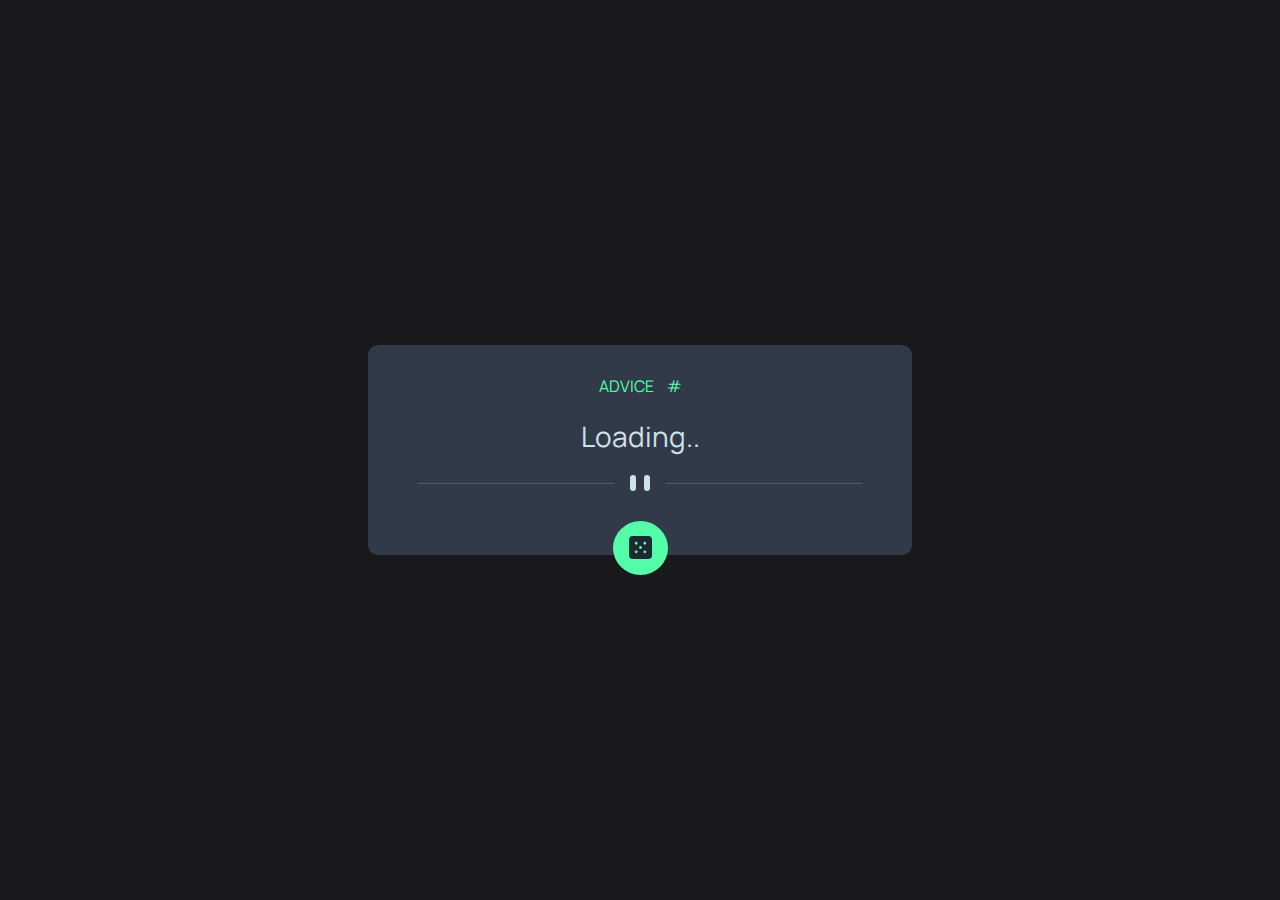
<file: advice-gen/index.html>
<!DOCTYPE html>
<html lang="en">

<head>
  <meta charset="UTF-8">
  <!-- displays site properly based on user's device -->
  <meta name="viewport" content="width=device-width, initial-scale=1.0">
  <link rel="icon" type="image/png" sizes="32x32" href="./images/favicon-32x32.png">
  <link rel="stylesheet" href="style.css">
  <title>Advice generator</title>
</head>

<body>

  <!-- Main -->
  <main>

    <!-- Advice Container -->
    <div class="advice-container">

      <!-- Advice ID goes here -->
      <p class="advice-id">
        Advice #<span id="advice-number"></span>
      </p>

      <!-- Advice text goes here -->
      <p class="advice-text">
        Loading..
      </p>
    </div>

    <!-- Divider -->
    <img src="images/pattern-divider-desktop.svg" alt="" class="divider">

    <!-- Dice Button -->
    <button id="dice"><img src="images/icon-dice.svg" alt="Dice to generate new advice"></button>

  </main>

  <!-- Script -->
  <script src="script.js"></script>

</body>

</html>
</file>
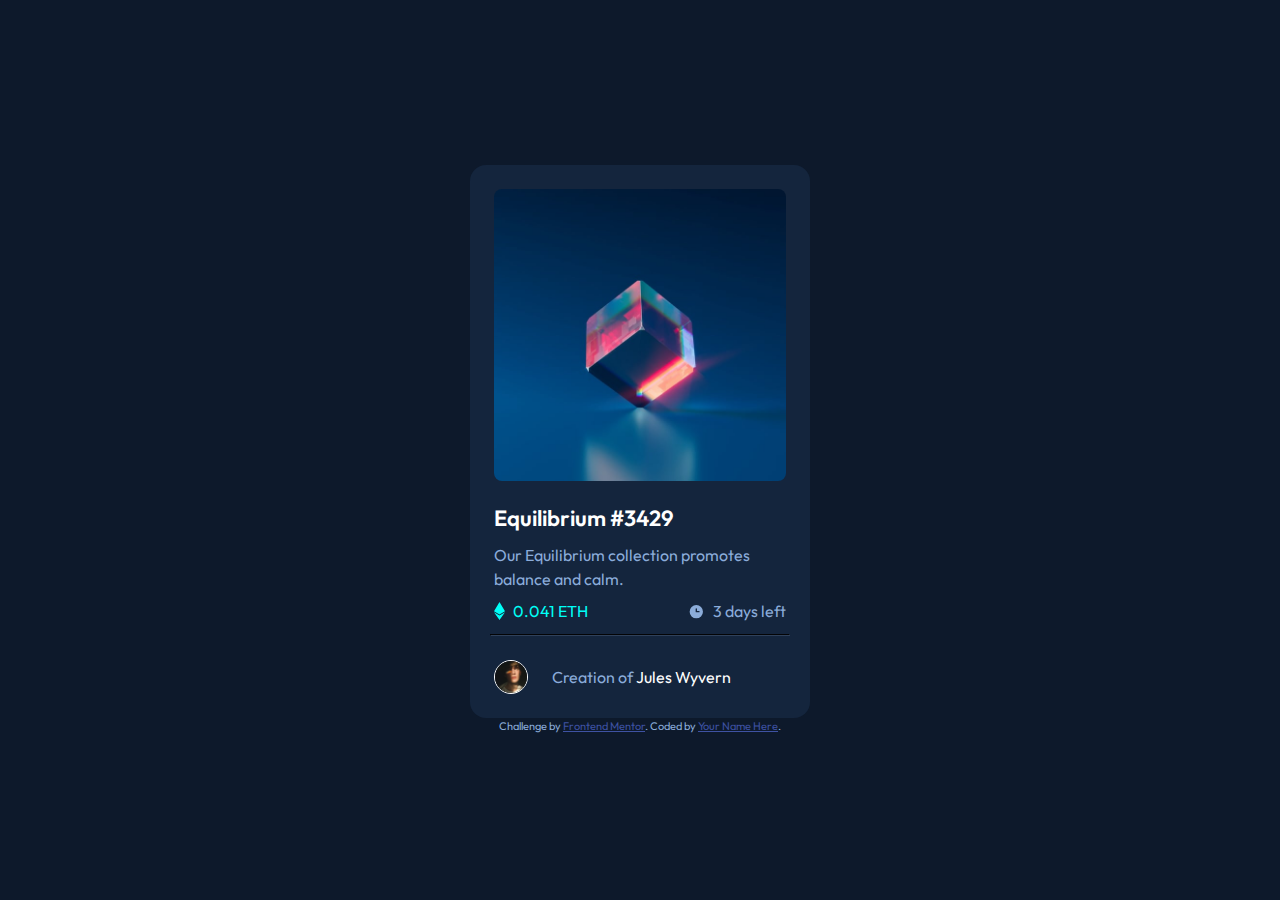
<file: nft_preview/index.html>
<!DOCTYPE html>
<html lang="en">

<head>
  <meta charset="UTF-8">
  <meta name="viewport" content="width=device-width, initial-scale=1.0">
  <!-- displays site properly based on user's device -->

  <link rel="icon" type="image/png" sizes="32x32" href="./images/favicon-32x32.png">
  <link rel="preconnect" href="https://fonts.googleapis.com">
  <link rel="preconnect" href="https://fonts.gstatic.com" crossorigin>
  <link href="https://fonts.googleapis.com/css2?family=Outfit&display=swap" rel="stylesheet">
  <link rel="stylesheet" href="style.css">
  <title>Frontend Mentor | NFT preview card component</title>

  <!-- Feel free to remove these styles or customise in your own stylesheet 👍 -->
  <style>
    .attribution {
      font-size: 11px;
      text-align: center;
    }

    .attribution a {
      color: hsl(228, 45%, 44%);
    }
  </style>
</head>

<body>
  <main class="container">
    <picture>
      <img src="images/image-equilibrium.jpg" alt="cube">
      <div class="imgOverlay">
        <img src="images/icon-view.svg" alt="view">
      </div>
    </picture>
    <div class="nft-description">
      <p class="nft-name">Equilibrium #3429</p>

      <p class="nft-pro">Our Equilibrium collection promotes balance and calm.</p>
      <div class="flex-group">
        <p class="nft-value">
          <img src="images/icon-ethereum.svg" alt="ethereum">
          0.041 ETH
        </p>
        <p class="discount">
          <img src="images/icon-clock.svg" alt="clock">
          3 days left
        </p>
      </div>
    </div>
    <hr>
    <div class="creator">
      <picture>
        <img src="images/image-avatar.png" alt="creator avatar">
      </picture>
      <p class="credit">Creation of <span>Jules Wyvern</span></p>
    </div>

  </main>

  <div class="attribution">
    Challenge by <a href="https://www.frontendmentor.io?ref=challenge" target="_blank">Frontend Mentor</a>.
    Coded by <a href="#">Your Name Here</a>.
  </div>
</body>

</html>
</file>
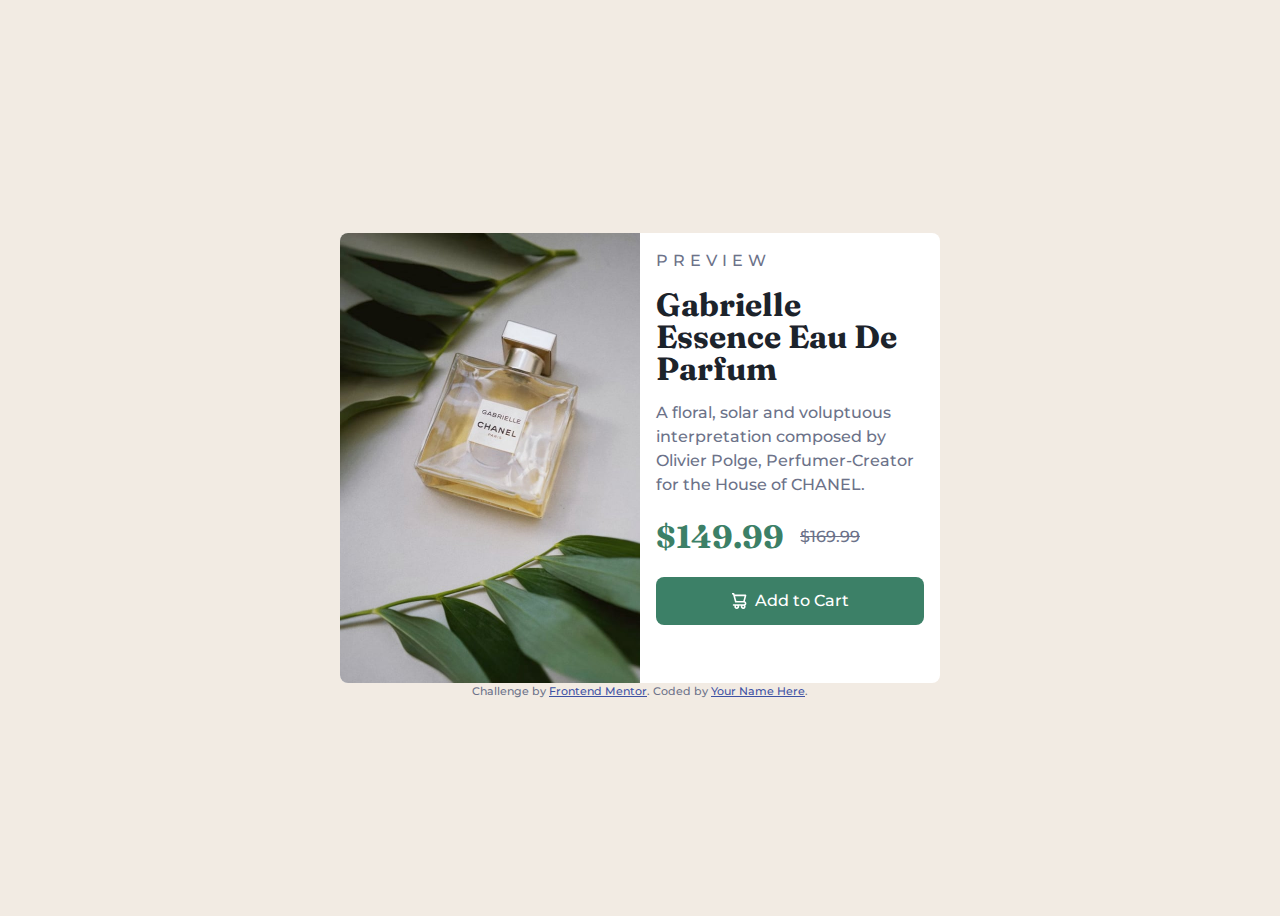
<file: product_preview/index.html>
<!DOCTYPE html>
<html lang="en">

<head>
  <meta charset="UTF-8">
  <meta name="viewport" content="width=device-width, initial-scale=1.0">
  <!-- displays site properly based on user's device -->

  <link rel="icon" type="image/png" sizes="32x32" href="./images/favicon-32x32.png">

  <title>Frontend Mentor | Product preview card component</title>
  <link rel="stylesheet" href="style.css">
  <link rel="preconnect" href="https://fonts.googleapis.com">
  <link rel="preconnect" href="https://fonts.gstatic.com" crossorigin>
  <link href="https://fonts.googleapis.com/css2?family=Fraunces&family=Montserrat&display=swap" rel="stylesheet">
  <!-- Feel free to remove these styles or customise in your own stylesheet 👍 -->
  <style>
    .attribution {
      font-size: 11px;
      text-align: center;
    }

    .attribution a {
      color: hsl(228, 45%, 44%);
    }
  </style>
</head>

<body>
  <main class="product">
    <picture class="product__image">
      <source srcset="images/image-product-desktop.jpg" media="(min-width: 600px)">
      <img src="images/image-product-mobile.jpg" alt="Product image">
    </picture>
    <div class="product__content">
      <p class="product__category">Preview</p>

      <h1 class="product__name">Gabrielle Essence Eau De Parfum</h1>

      <p>A floral, solar and voluptuous interpretation composed by Olivier Polge,
        Perfumer-Creator for the House of CHANEL.</p>
      <div class="price-group">
        <p class="product__price">$149.99</p>
        <p class="product__pre-price"><s>$169.99</s></p>
      </div>
      <button data-icon="cart">Add to Cart</button>
    </div>

  </main>
  <div class="attribution">
    Challenge by <a href="https://www.frontendmentor.io?ref=challenge" target="_blank">Frontend Mentor</a>.
    Coded by <a href="#">Your Name Here</a>.
  </div>

</body>

</html>
</file>
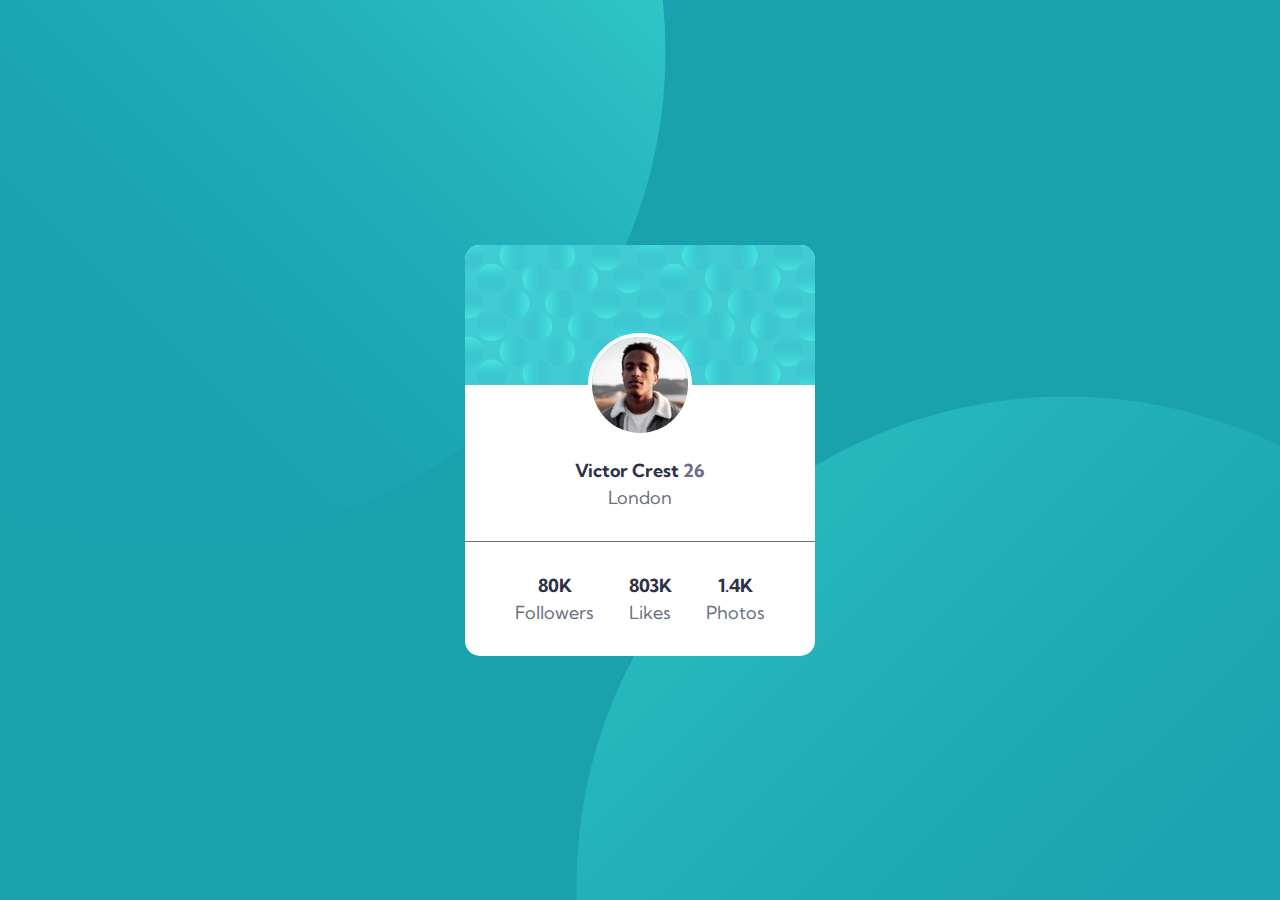
<file: profile_card/index.html>
<!DOCTYPE html>
<html lang="en">

<head>
  <meta charset="UTF-8">
  <meta name="viewport" content="width=device-width, initial-scale=1.0">
  <!-- displays site properly based on user's device -->
  <link rel="preconnect" href="https://fonts.googleapis.com">
  <link rel="preconnect" href="https://fonts.gstatic.com" crossorigin>
  <link href="https://fonts.googleapis.com/css2?family=Kumbh+Sans&display=swap" rel="stylesheet">
  <link rel="icon" type="image/png" sizes="32x32" href="./images/favicon-32x32.png">
  <link rel="stylesheet" href="style.css">
  <title>Frontend Mentor | Profile card component</title>

  <!-- Feel free to remove these styles or customise in your own stylesheet 👍 -->
  <style>
    .attribution {
      font-size: 11px;
      text-align: center;
    }

    .attribution a {
      color: hsl(228, 45%, 44%);
    }
  </style>
</head>

<body>
  <main>
    <div class="container">
      <div class="wrapper">
        <img src="images/bg-pattern-card.svg" alt="pattern card" />
        <div class="content">
          <div class="profile-des">
            <picture>
              <img src="images/image-victor.jpg" alt="profile image" />
            </picture>
            <p class="profile-name">Victor Crest <span class="profile-age">26</span> </p>
            <p class="profile-place">London</p>
          </div>
          <div class="profile-social">
            <div class="social-follower grid-col">
              <p class="social-num">80K</p>
              <p class="social-status">Followers</p>
            </div>
            <div class="social-like">
              <p class="social-num">803K</p>
              <p class="social-status">Likes</p>
            </div>
            <div class="social-photo">
              <p class="social-num">1.4K</p>
              <p class="social-status">Photos</p>
            </div>
          </div>
        </div>
      </div>
    </div>
  </main>
</body>

</html>
</file>
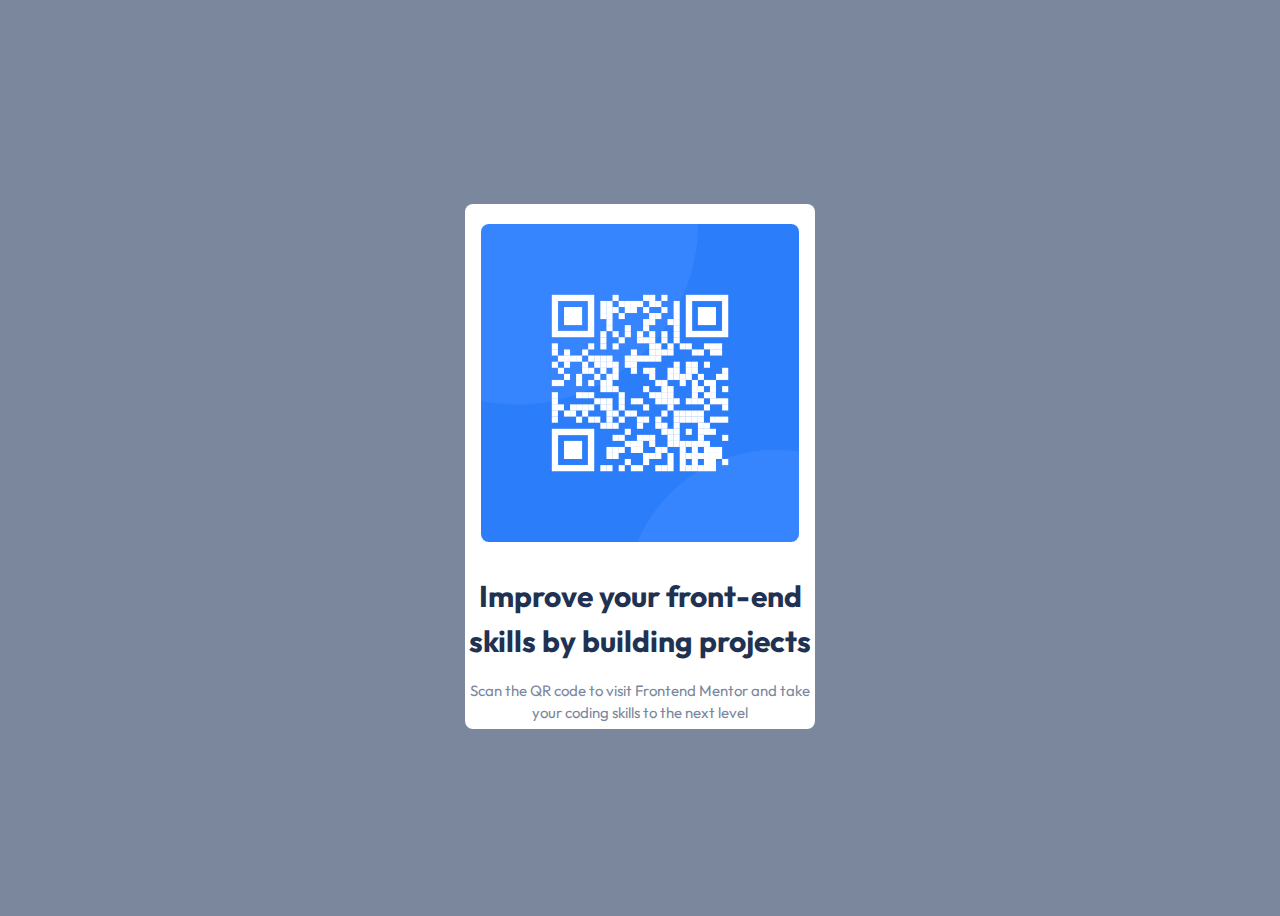
<file: qr_code/index.html>
<!DOCTYPE html>
<html lang="en">
<head>
  <meta charset="UTF-8">
  <meta name="viewport" content="width=device-width, initial-scale=1.0"> <!-- displays site properly based on user's device -->

  <link rel="icon" type="image/png" sizes="32x32" href="./images/favicon-32x32.png">
  <link rel="stylesheet" href="style.css">
  <title>Frontend Mentor | QR code component</title>
  <link rel="preconnect" href="https://fonts.googleapis.com">
  <link rel="preconnect" href="https://fonts.gstatic.com" crossorigin>
  <link href="https://fonts.googleapis.com/css2?family=Outfit:wght@100&display=swap" rel="stylesheet">
  <!-- Feel free to remove these styles or customise in your own stylesheet 👍 -->

</head>
<body>
  <div class="container">
    <picture>
      <img src="images/image-qr-code.png" alt="qr code">
    </picture>
    <h1>Improve your front-end skills by building projects</h1>

    <p>Scan the QR code to visit Frontend Mentor and take your coding skills to the next level</p>

  </div>
</body>
</html>
</file>
<file: advice-gen/style.css>
/* Font */
@import url('https://fonts.googleapis.com/css2?family=Manrope:wght@800&display=swap');

/* Colors */
:root{

    /* Primary */
    --Light-Cyan: hsl(193, 38%, 86%);
    --Neon-Green: #52ffa8;

    /* Neutral */

    --Grayish-Blue: #4e5d73;
    --Dark-Grayish-Blue: #323a49;

}

/* Universal Selector */
*{
    margin: 0;
    padding: 0;
    box-sizing: border-box;
    font-family: "Manrope", sans-serif;
}

/* Html, Body */
html,
body {
  height: 100vh;
  display: grid;
  grid-template-rows: auto 0px;
}
body{
    background-color: rgba(13, 12, 14, 0.95);
}

/* Main */
main{
    display: flex;
    flex-direction: column;
    padding: 30px 50px;
    border-radius: 10px;
    text-align: center;
    background-color: var(--Dark-Grayish-Blue);
    max-width: 550px;
    width: fit-content;
    height: fit-content;
    margin: auto 20px;
}

/* Advice Id */
.advice-id{
    color: var(--Neon-Green);
    text-transform: uppercase;
    word-spacing: 10px;
}

/* Advice Text */
.advice-text{
    margin: 20px auto 0; 
    font-size: 28px;
    width: 100%;
    color: var(--Light-Cyan);
}

/* Divider */
.divider{
    margin: 20px 0 30px;
    background-size: 100% 100%;
    width: 100%;
}
#dice{
    background-color: var(--Neon-Green);
    border-radius: 50%;
    padding: 15px 16px 12px;
    border: 0;
    cursor: pointer;
    margin: 0 auto -50px;
}
#dice img{
    width: 23px;
}
#dice:hover {
    box-shadow: 0 0 40px var(--Neon-Green);
}

/* Attribution */
.attribution { 
    font-size: 0.8rem; 
    align-self: flex-end;
    text-align: center;
    background-color: var(--Dark-Grayish-Blue);
    padding: 10px;
    color: var(--Light-Cyan);
} 
.attribution a { 
    color: var(--Neon-Green); 
}

/* Media Query */
@media (min-width: 530px) {
    main{
        margin: auto;
    }
}
</file>
<file: product_preview/style.css>
:root {
  --dark-cyan: hsl(158, 36%, 37%);
  --cream: hsl(30, 38%, 92%);
  --dark-blue: hsl(212, 21%, 14%);
  --grayish-blue: hsl(228, 12%, 48%);
  --white: hsl(0, 0%, 100%);
  --ff-reg:  "Montserrat", sans-serif;
  --ff-acc:  "Fraunces", serif;
}
/*
  Josh's Custom CSS Reset
  https://www.joshwcomeau.com/css/custom-css-reset/
*/
*, *::before, *::after {
  box-sizing: border-box;
}
* {
  margin: 0;
}
html, body {
  height: 100%;
}
body {
  line-height: 1.5;
  -webkit-font-smoothing: antialiased;
}
img, picture, video, canvas, svg {
  display: block;
  max-width: 100%;
}
input, button, textarea, select {
  font: inherit;
}
p, h1, h2, h3, h4, h5, h6 {
  overflow-wrap: break-word;
}
#root, #__next {
  isolation: isolate;
}
body{
    font-family: var(--ff-reg);
    font-weight: 500;
    color: var(--grayish-blue);
    font-style: 0.875rem;
    background-color: var(--cream);
    display: grid;
    place-content: center;
    margin: 1rem;
}
.price-group{
  display: flex;
  gap: 1rem;
  align-items: center;
}
.product{
  background-color: var(--white);
  border-radius: .5rem;
  overflow: hidden;
  display: grid;
  max-width: 600px;
}
.product__content{
  padding: 1rem;
  display: flex;
  flex-direction: column;
  gap: 1rem;
}
.product__category{
  letter-spacing: 5px;
  text-transform: uppercase;
  color: var(--grayish-blue);
}
.product__name{
  font-style: 2rem;
  font-family: var(--ff-acc);
  color: var(--dark-blue);
  font-weight: 700;
  line-height: 1;
}
.product__price{
  font-family: var(--ff-acc);
  font-size: 2rem;
  color: var(--dark-cyan);
  font-weight: 700;
}
button{
  display: inline-flex;
  gap: .5rem;
  justify-content: center;
  align-items: center;
  border: 0;
  padding: .75em 1.5em;
  border-radius: .5rem;
  cursor: pointer;
  background-color: var(--dark-cyan);
  color: var(--white);
}
button:is(:hover, :focus){
  background-color: hsl(158, 36%, 17%);
}
button[data-icon="cart"]::before{
  content: "";
  height: 16px;
  width: 15px;
  background-image: url('images/icon-cart.svg');
}

@media (min-width: 600px){
  .product{
    grid-template-columns: 1fr 1fr;
  }
}
</file>
<file: profile_card/style.css>
@import url('https://fonts.googleapis.com/css2?family=Kumbh+Sans:wght@400;700&display=swap');
:root{
  --clr-primary-1: hsl(185, 75%, 39%);
  --clr-primary-2: hsl(229, 23%, 23%);
  --clr-primary-3: hsl(227, 10%, 46%);

  --clr-neutral: hsl(0, 0%, 59%);

  --fs-reg: 1.125rem;

  --ff-reg: 'Kumbh Sans', sans-serif;

  --fw-reg: 400;
  --fw-bold: 700;
}
*, *::before, *::after {
  box-sizing: border-box;
}
* {
  margin: 0;
}
html, body {
  height: 100%;
}
body {
  line-height: 1.5;
  -webkit-font-smoothing: antialiased;
}
img, picture, video, canvas, svg {
  display: block;
  max-width: 100%;
}
input, button, textarea, select {
  font: inherit;
}
p, h1, h2, h3, h4, h5, h6 {
  overflow-wrap: break-word;
}
#root, #__next {
  isolation: isolate;
}

body{
 font-family: var(--ff-reg);
 font-size: var(--fs-reg);
 font-weight: var(--fw-reg);
 color: var(--clr-primary-2);
 display: flex;
 justify-content: center;
 align-items: center;
 background-color: var(--clr-primary-1);
 background-image: url("images/bg-pattern-top.svg"), url("images/bg-pattern-bottom.svg");
 background-repeat: no-repeat no-repeat;
 background-position: right 48vw bottom 40vh, left 45vw top 44vh;
}
.wrapper{
  max-width: 26.25rem;
  background-color: #FFF;
  border-radius: 15px;
  overflow: hidden;
  margin: 1rem;
}
.container{
  text-align: center;
  margin: 0 auto;
  display: grid;
  justify-items: center;
}
.profile-des{
  display: flex;
  flex-direction: column;
  align-items: center;
}
.profile-des img{
  border-radius: 50%;
  margin-top: -3.25rem;
  margin-bottom: 1.25rem;
  border: 4px solid #fff;
}
.profile-name{
  color: var(--clr-primary-2);
  font-weight: var(--fw-bold);
}
.profile-social{
  display: flex;
  flex-direction: row;
  justify-content: space-between;
  padding: 30px 50px;
  margin-top: 30px;
  border-top: 1px solid var(--clr-primary-3);
}
.social-num{
  font-weight: var(--fw-bold);
  color: var(--clr-primary-2);
}
span, .profile-place, .social-status {
  color: var(--clr-primary-3);
}
</file>
<file: nft_preview/style.css>
/* css reset*/
*, *::before, *::after {
  box-sizing: border-box;
}
* {
  margin: 0;
}
html, body {
  height: 100%;
}
body {
  line-height: 1.5;
  -webkit-font-smoothing: antialiased;
}
img, picture, video, canvas, svg {
  display: block;
  max-width: 100%;
}
input, button, textarea, select {
  font: inherit;
}
p, h1, h2, h3, h4, h5, h6 {
  overflow-wrap: break-word;
}
#root, #__next {
  isolation: isolate;
}

:root{
  --ff-reg: 'Outfit', sans-serif;

  --clr-primary-1: hsl(215, 51%, 70%);
  --clr-primary-2: hsl(178, 100%, 50%);

  --clr-neutral-1: hsl(217, 54%, 11%);
  --clr-neutral-2: hsl(216, 50%, 16%);
  --clr-neutral-3: hsl(215, 32%, 27%);
  --clr-neutral-4: hsl(0, 0%, 100%);

  --fw-bold: 600;
  --fw-reg: 400;
  --fw-light: 300;
}
.flex-group{
  display: flex;
  flex-wrap: wrap;
  flex-direction: row;
  justify-content: space-between;
}
body{
  font-family: var(--ff-reg);
  font-weight: var(--fw-reg);
  background-color: var(--clr-neutral-1);
  color: var(--clr-primary-1);
  font-style: 18px;
  display: grid;
  place-content: center; 
}
hr{
  border-color: var(--clr-neutral-3);
  width: 88%;
  margin: auto; 
}
.container{
  background-color: var(--clr-neutral-2);
  max-width: 340px;
  overflow: hidden;
  border-radius: 1rem;
  display: grid;
}
picture{
  margin: 1.5rem;
  position: relative;
}
.imgOverlay {
  position: absolute;
  top: 0;
  left: 0;
  right: 0;
  bottom: 0;
  background-color: rgba(0, 255, 247, .4);
  display: none;
  border-radius: 0.5rem;
}
.imgOverlay img{
  margin: 1.5rem;
  object-fit: scale-down;
}
img{
  border-radius: 0.5rem;
}
picture:hover{
  cursor: pointer;
}
picture:hover .imgOverlay{
  display: flex;
}
.nft-description{
  margin: 1.5rem;
  margin-top: -0.2rem;
  display: grid;
  gap: 0.5rem;
}
.nft-name{
  font-size: 22px;
  color: var(--clr-neutral-4);
  font-weight: var(--fw-bold);
}
.nft-name:hover, span:hover{
  color: var(--clr-primary-2);
}
.nft-value, .discount{
  display: flex;
  flex-direction: row;
  align-items: center;
  gap: 0.5rem;
  white-space: nowrap;
  margin-bottom: -0.8rem;
}
.creator{
  display: flex;
  flex-direction: row;
  align-items: center;
}
.creator picture{
  width: 10%;
  border-radius: 100%;
  border: 1px solid var(--clr-neutral-4);
}
.nft-value{
  color: var(--clr-primary-2);
}
span{
  color: var(--clr-neutral-4);
}
</file>
<file: qr_code/style.css>
:root {
  --whiteClr: hsl(0, 0%, 100%);
  --lightGray: hsl(212, 45%, 89%);
  --grayBlue: hsl(220, 15%, 55%);
  --darkBlue: hsl(218, 44%, 22%);
}
/*
  Josh's Custom CSS Reset
  https://www.joshwcomeau.com/css/custom-css-reset/
*/
*,
*::before,
*::after {
  box-sizing: border-box;
}
* {
  margin: 0;
}
html,
body {
  height: 100%;
}
body {
  line-height: 1.5;
  -webkit-font-smoothing: antialiased;
}
img,
picture,
video,
canvas,
svg {
  display: block;
  max-width: 100%;
}
input,
button,
textarea,
select {
  font: inherit;
}
p,
h1,
h2,
h3,
h4,
h5,
h6 {
  overflow-wrap: break-word;
}
#root,
#__next {
  isolation: isolate;
}

body {
  background-color: var(--grayBlue);
  display: grid;
  place-content: center;
  margin: 1rem;
  font-family: "Outfit", sans-serif;
  font-size: 15px;
}

.container {
  background-color: var(--whiteClr);
  overflow: hidden;
  border-radius: 0.5rem;
  display: flex;
  flex-direction: column;
  flex-wrap: wrap;
  justify-content: center;
  text-align: center;
  max-width: 350px;
  min-height: 525px;
  gap: 1rem;
}

picture {
  display: flex;
  margin: 1rem;
}
img {
  border-radius: 0.5rem;
}
h1 {
  font-weight: 700;
  color: var(--darkBlue);
}
p {
  font-weight: 400;
  color: var(--grayBlue);
  font-size: 15px;
}
</file>
